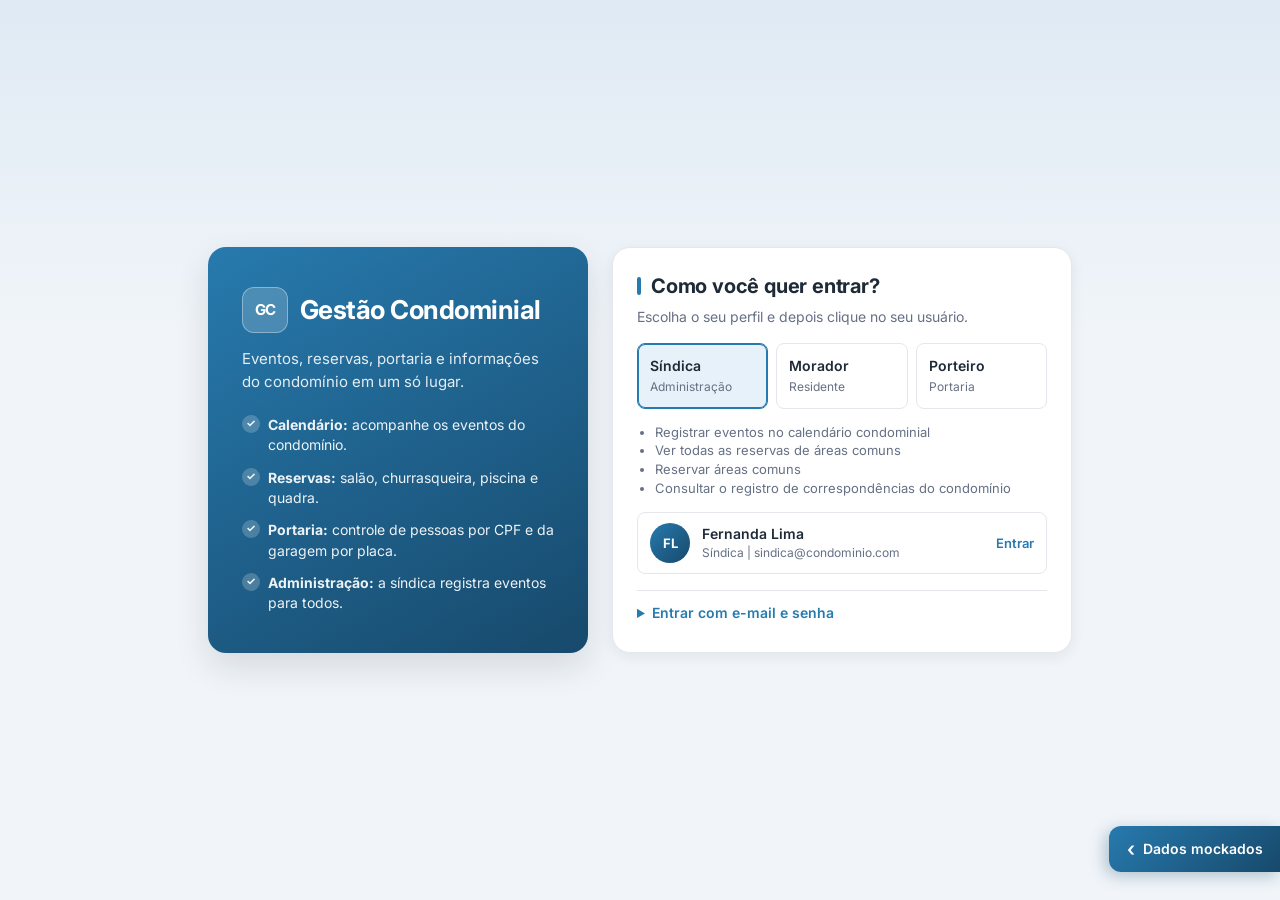
<file: index.html>
<!DOCTYPE html>
<!--
    index.html
    Ponto de entrada do sistema e página inicial após o login (fora do
    calendário). Se ninguém estiver logado, redireciona para pages/login.html.
    Reúne as informações principais do usuário: saudação, atalhos, próximos
    eventos do condomínio, reservas e dados/permissões do perfil. O conteúdo
    muda conforme o perfil (Síndica ou Morador) e é montado por Inicio.js.
    Os dados mockados ficam no menu lateral da direita (DadosTeste.js).

    data-raiz="" no <body>: esta página está na raiz do projeto
    (usado por caminho() em Comum.js para montar os links).
-->
<html lang="pt-BR">
<head>
    <meta charset="UTF-8">
    <meta name="viewport" content="width=device-width, initial-scale=1.0">
    <title>Início | Gestão Condominial</title>
    <!-- Estilos compartilhados das telas do sistema -->
    <link rel="stylesheet" href="css/Sistema.css" />
</head>
<body data-raiz="">
    <!-- Cabeçalho com menu e usuário logado, montado por renderizarTopo() em Comum.js -->
    <header id="topo" class="topo"></header>

    <main class="pagina">
        <div class="inicio">

            <!-- Saudação, data de hoje e atalhos para as ações do perfil -->
            <section class="painel boas-vindas">
                <div>
                    <h1 id="saudacao" class="boas-vindas-titulo">Olá!</h1>
                    <p id="data-hoje" class="boas-vindas-data"></p>
                </div>
                <div id="acoes-rapidas" class="acoes-rapidas"></div>
            </section>

            <!-- Grade com os painéis de informação -->
            <div class="inicio-grade">

                <!-- Próximos eventos do condomínio (os mesmos do calendário) -->
                <section class="painel">
                    <div class="painel-cabecalho">
                        <h2 class="painel-titulo">Próximos eventos</h2>
                        <a class="painel-link" href="pages/calendario-condominial.html">Ver calendário</a>
                    </div>
                    <ul id="proximos-eventos" class="lista-eventos"></ul>
                </section>

                <!-- Reservas: as do morador, ou todas no caso da síndica -->
                <section class="painel">
                    <div class="painel-cabecalho">
                        <h2 id="titulo-reservas" class="painel-titulo">Minhas reservas</h2>
                        <a id="link-nova-reserva" class="painel-link" href="pages/reservas.html">Nova reserva</a>
                    </div>
                    <ul id="lista-reservas-inicio" class="lista-eventos"></ul>
                </section>

                <!-- Dados do usuário e permissões do perfil -->
                <section class="painel">
                    <h2 class="painel-titulo">Seu perfil</h2>
                    <dl id="dados-perfil" class="dados-perfil"></dl>
                    <h3 class="subtitulo">O que você pode fazer</h3>
                    <ul id="permissoes" class="lista-permissoes"></ul>
                </section>
            </div>
        </div>
    </main>

    <!-- Ordem importa: dados mockados -> funções comuns -> lógica da tela -->
    <script src="js/DadosMock.js"></script>
    <script src="js/Comum.js"></script>
    <script src="js/Inicio.js"></script>
    <script src="js/DadosTeste.js"></script>
</body>
</html>
</file>
<file: css/Sistema.css>
/*
 * Sistema.css
 * ------------------------------------------------------------------
 * Estilos compartilhados das telas do sistema. Visual limpo e organizado,
 * com o azul do calendário como cor principal: cabeçalho com selo, faixa de
 * boas-vindas em degradê, cartões com sombra suave e títulos com destaque,
 * resultados da portaria bem visíveis e menu lateral de dados em azul.
 *
 * Organização:
 *   1. Fonte e variáveis
 *   2. Base
 *   3. Cabeçalho
 *   4. Layout e painéis
 *   5. Formulários
 *   6. Botões
 *   7. Mensagens
 *   8. Reservas
 *   9. Login
 *  10. Página inicial
 *  11. Portaria
 *  12. Registro de correspondências
 *  13. Menu lateral "Dados mockados"
 *  14. Telas pequenas
 */

/* ---------- 1. Fonte e variáveis ---------- */

/* Fonte Inter (Google Fonts). Sem internet, o navegador usa as
   fontes de sistema definidas no body. */
@import url("https://fonts.googleapis.com/css2?family=Inter:wght@400;500;600;700&display=swap");

:root {
    --primary-color: #277aae;       /* azul principal (mesmo do calendário) */
    --primary-hover: #1f6390;
    --primary-dark: #17496b;        /* azul escuro (degradês) */
    --primary-soft: #e6f1f9;        /* fundo de destaque claro */

    --background-color: #f1f5f9;
    --card-background: #ffffff;
    --text-color: #1f2a37;
    --muted-color: #667085;
    --border-color: #e4e7ec;

    --success-bg: #ecf8f0;
    --success-text: #1e6b34;
    --success-border: #3aa561;
    --error-bg: #fdf0ef;
    --error-text: #a12622;
    --error-border: #d9534f;

    --radius-sm: 8px;
    --radius-md: 14px;
    --radius-lg: 18px;
    --shadow-sm: 0 1px 2px rgba(16, 24, 40, 0.06);
    --shadow-md: 0 4px 14px rgba(16, 24, 40, 0.07);
    --shadow-lg: 0 14px 34px rgba(16, 24, 40, 0.12);
    --transicao: 0.15s ease;
}

/* ---------- 2. Base ---------- */

/* Sobrescreve o body do Calendario.css (que centraliza tudo em linha). */
body {
    font-family: "Inter", -apple-system, BlinkMacSystemFont, "Segoe UI", Roboto, Helvetica, Arial, sans-serif;
    background: linear-gradient(180deg, #dfeaf4 0, var(--background-color) 340px);
    background-color: var(--background-color);
    color: var(--text-color);
    margin: 0;
    padding: 0;
    display: block;
    min-height: 100vh;
    line-height: 1.45;
    -webkit-font-smoothing: antialiased;
}

/* Esconde elementos. O !important garante que funcione mesmo em
   elementos que definem "display" em outra classe. */
.hidden {
    display: none !important;
}

/* Contorno visível ao navegar pelo teclado (Tab) */
a:focus-visible,
button:focus-visible,
summary:focus-visible {
    outline: 2px solid var(--primary-color);
    outline-offset: 2px;
}

/* ---------- 3. Cabeçalho ---------- */

.topo {
    position: sticky;
    top: 0;
    z-index: 10;
    background: rgba(255, 255, 255, 0.95);
    backdrop-filter: blur(8px);
    border-bottom: 1px solid var(--border-color);
    box-shadow: var(--shadow-sm);
    padding: 10px 28px;
    display: flex;
    flex-wrap: wrap;
    align-items: center;
    justify-content: space-between;
    gap: 10px 24px;
}

/* Nome do sistema com o selo "GC" (Gestão Condominial) */
.topo-marca {
    display: flex;
    align-items: center;
    gap: 10px;
    font-weight: 700;
    font-size: 17px;
    color: var(--text-color);
    letter-spacing: -0.01em;
}

.topo-marca::before {
    content: "GC";
    width: 36px;
    height: 36px;
    border-radius: 10px;
    background: linear-gradient(135deg, var(--primary-color), var(--primary-dark));
    color: #ffffff;
    font-size: 13px;
    font-weight: 700;
    display: flex;
    align-items: center;
    justify-content: center;
    box-shadow: 0 2px 6px rgba(23, 73, 107, 0.3);
}

/* Menu em pílulas; a página atual fica azul e preenchida */
.topo-nav {
    display: flex;
    gap: 4px;
    padding: 4px;
    background: var(--background-color);
    border-radius: 999px;
}

.topo-link {
    color: var(--muted-color);
    text-decoration: none;
    font-size: 14px;
    font-weight: 600;
    padding: 7px 18px;
    border-radius: 999px;
    transition: background var(--transicao), color var(--transicao);
}

.topo-link:hover {
    color: var(--text-color);
    background: #ffffff;
}

.topo-link.ativo {
    background: var(--primary-color);
    color: #ffffff;
    box-shadow: 0 2px 6px rgba(39, 122, 174, 0.35);
}

.topo-usuario {
    display: flex;
    align-items: center;
    gap: 10px;
    font-size: 14px;
    font-weight: 500;
}

.perfil-badge {
    font-size: 12px;
    font-weight: 600;
    padding: 3px 10px;
    border-radius: 999px;
    background: var(--primary-soft);
    color: var(--primary-color);
}

/* ---------- 4. Layout e painéis ---------- */

.pagina {
    padding: 28px 16px 64px;
}

/* Coluna central (portaria) */
.coluna {
    max-width: 680px;
    margin: 0 auto;
}

.pagina-titulo {
    font-size: 26px;
    font-weight: 700;
    letter-spacing: -0.02em;
    margin: 0 0 4px 0;
}

.pagina-subtitulo {
    font-size: 14px;
    color: var(--muted-color);
    margin: 0 0 20px 0;
}

/* Painéis lado a lado; em telas estreitas, um embaixo do outro */
.layout {
    display: flex;
    flex-wrap: wrap;
    justify-content: center;
    align-items: flex-start;
    gap: 20px;
}

.layout > .container,
.layout > .painel {
    flex: 1 1 340px;
    max-width: 420px;
}

/* Cartão do calendário com a mesma aparência dos painéis */
.layout > .container {
    border: 1px solid var(--border-color);
    box-shadow: var(--shadow-md);
    border-radius: var(--radius-lg);
}

.painel {
    background: var(--card-background);
    border: 1px solid var(--border-color);
    border-radius: var(--radius-lg);
    padding: 24px;
    box-shadow: var(--shadow-md);
}

.coluna .painel,
.coluna .recolhivel {
    margin-bottom: 16px;
}

/* Título com uma barrinha azul à esquerda, para separar bem as seções */
.painel-titulo {
    display: flex;
    align-items: center;
    gap: 10px;
    font-size: 17px;
    font-weight: 700;
    letter-spacing: -0.01em;
    margin: 0 0 6px 0;
}

.painel-titulo::before {
    content: "";
    width: 4px;
    height: 18px;
    border-radius: 2px;
    background: var(--primary-color);
}

.painel-texto {
    font-size: 14px;
    color: var(--muted-color);
    margin: 0 0 16px 0;
}

/* ---------- 5. Formulários ---------- */

.formulario {
    display: flex;
    flex-direction: column;
    gap: 14px;
}

.campo {
    display: flex;
    flex-direction: column;
    gap: 6px;
    font-size: 13px;
    font-weight: 600;
    color: var(--text-color);
    border: none;
    padding: 0;
    margin: 0;
    min-width: 0;
}

.campo legend {
    padding: 0;
    margin-bottom: 8px;
}

.campo input,
.campo select {
    font: inherit;
    font-size: 14px;
    font-weight: 400;
    color: inherit;
    background: #ffffff;
    padding: 11px 14px;
    border: 1px solid #cfd8e3;
    border-radius: var(--radius-sm);
    transition: border-color var(--transicao), box-shadow var(--transicao);
}

.campo input:focus,
.campo select:focus {
    outline: none;
    border-color: var(--primary-color);
    box-shadow: 0 0 0 3px rgba(39, 122, 174, 0.2);
}

.campo-linha {
    display: grid;
    grid-template-columns: 1fr 1fr;
    gap: 12px;
}

.campo-ajuda {
    font-size: 12px;
    font-weight: 400;
    color: var(--muted-color);
    margin: 0;
}

.form-acoes {
    display: flex;
    justify-content: flex-end;
    gap: 10px;
    margin-top: 4px;
}

/* ---------- 6. Botões ---------- */

.btn {
    font: inherit;
    font-size: 14px;
    font-weight: 600;
    padding: 11px 20px;
    border-radius: var(--radius-sm);
    border: 1px solid transparent;
    cursor: pointer;
    transition: background var(--transicao), border-color var(--transicao),
                box-shadow var(--transicao), transform var(--transicao);
}

.btn:active {
    transform: translateY(1px);
}

.btn-primario {
    background: var(--primary-color);
    color: #ffffff;
    box-shadow: 0 2px 6px rgba(39, 122, 174, 0.3);
}

.btn-primario:hover {
    background: var(--primary-hover);
    box-shadow: 0 4px 12px rgba(39, 122, 174, 0.35);
}

.btn-secundario {
    background: #ffffff;
    color: var(--text-color);
    border-color: #cfd8e3;
}

.btn-secundario:hover {
    background: var(--background-color);
    border-color: #aebccb;
}

.btn-bloco {
    width: 100%;
}

.btn-pequeno {
    padding: 5px 12px;
    font-size: 13px;
}

a.btn {
    display: inline-block;
    text-decoration: none;
}

/* ---------- 7. Mensagens ---------- */

.mensagem {
    font-size: 14px;
    font-weight: 500;
    padding: 10px 14px;
    border-radius: var(--radius-sm);
    border-left: 4px solid transparent;
    margin-bottom: 16px;
}

.mensagem-sucesso {
    background: var(--success-bg);
    color: var(--success-text);
    border-left-color: var(--success-border);
}

.mensagem-erro {
    background: var(--error-bg);
    color: var(--error-text);
    border-left-color: var(--error-border);
}

.lista-vazia {
    font-size: 14px;
    font-weight: 400;
    color: #98a2b3;
    margin: 0;
}

/* ---------- 8. Reservas ---------- */

.lista-horarios {
    display: grid;
    grid-template-columns: repeat(auto-fill, minmax(130px, 1fr));
    gap: 8px;
}

.lista-horarios .lista-vazia {
    grid-column: 1 / -1;
}

.horario {
    font: inherit;
    color: inherit;
    text-align: left;
    display: flex;
    flex-direction: column;
    gap: 2px;
    padding: 10px 12px;
    background: #ffffff;
    border: 1px solid var(--border-color);
    border-radius: var(--radius-sm);
    cursor: pointer;
    transition: border-color var(--transicao), background var(--transicao);
}

.horario:hover {
    border-color: var(--primary-color);
}

.horario-hora {
    font-size: 14px;
    font-weight: 600;
}

/* Pontinho colorido: verde "Disponível", vermelho "Ocupado" */
.horario-status {
    display: flex;
    align-items: center;
    gap: 6px;
    font-size: 12px;
    color: var(--success-text);
}

.horario-status::before {
    content: "";
    width: 7px;
    height: 7px;
    border-radius: 50%;
    background: currentColor;
}

.horario.ocupado {
    background: var(--background-color);
}

.horario.ocupado .horario-status {
    color: var(--error-text);
}

.horario.selecionado {
    background: var(--primary-soft);
    border-color: var(--primary-color);
}

.lista-reservas {
    list-style: none;
    padding: 0;
    margin: 0;
    display: flex;
    flex-direction: column;
    gap: 8px;
}

.reserva-item {
    background: #f8fafc;
    border: 1px solid var(--border-color);
    border-left: 4px solid var(--primary-color);
    border-radius: var(--radius-sm);
    padding: 12px 14px;
}

.reserva-area {
    font-weight: 600;
    margin: 0 0 2px 0;
}

.reserva-detalhe {
    font-size: 13px;
    color: var(--muted-color);
    margin: 0;
}

/* ---------- 9. Login ---------- */

/* Tela dividida: apresentação em azul à esquerda e acesso à direita.
   Em telas estreitas, as partes ficam uma embaixo da outra. */
.login {
    min-height: 100vh;
    box-sizing: border-box;
    display: flex;
    flex-wrap: wrap;
    align-items: stretch;
    justify-content: center;
    align-content: center;
    gap: 24px;
    padding: 40px 16px;
}

.login-apresentacao {
    flex: 1 1 300px;
    max-width: 380px;
    box-sizing: border-box;
    padding: 40px 34px;
    border-radius: var(--radius-lg);
    background: linear-gradient(150deg, var(--primary-color) 0%, var(--primary-dark) 100%);
    color: #ffffff;
    box-shadow: var(--shadow-lg);
    display: flex;
    flex-direction: column;
    justify-content: center;
}

.login-marca {
    display: flex;
    align-items: center;
    gap: 12px;
    font-size: 26px;
    font-weight: 700;
    letter-spacing: -0.02em;
    margin: 0 0 14px 0;
}

.login-apresentacao .login-marca::before {
    content: "GC";
    width: 44px;
    height: 44px;
    border-radius: 12px;
    background: rgba(255, 255, 255, 0.18);
    border: 1px solid rgba(255, 255, 255, 0.35);
    font-size: 15px;
    display: flex;
    align-items: center;
    justify-content: center;
}

.login-texto {
    font-size: 15px;
    line-height: 1.55;
    margin: 0 0 22px 0;
    color: rgba(255, 255, 255, 0.88);
}

.login-recursos {
    list-style: none;
    margin: 0;
    padding: 0;
    display: flex;
    flex-direction: column;
    gap: 12px;
    font-size: 14px;
    color: rgba(255, 255, 255, 0.92);
}

.login-recursos li {
    padding-left: 26px;
    position: relative;
}

.login-recursos li::before {
    content: "✓";
    position: absolute;
    left: 0;
    top: 0;
    width: 18px;
    height: 18px;
    border-radius: 50%;
    background: rgba(255, 255, 255, 0.2);
    font-size: 11px;
    font-weight: 700;
    display: flex;
    align-items: center;
    justify-content: center;
}

.login-acesso {
    flex: 1 1 400px;
    max-width: 460px;
    box-sizing: border-box;
}

.login-acesso h2.painel-titulo {
    font-size: 20px;
}

.perfis {
    display: grid;
    grid-template-columns: repeat(3, 1fr);
    gap: 8px;
    margin-bottom: 14px;
}

.perfil-opcao {
    font: inherit;
    text-align: left;
    color: var(--text-color);
    background: #ffffff;
    border: 1px solid var(--border-color);
    border-radius: var(--radius-sm);
    padding: 12px;
    cursor: pointer;
    display: flex;
    flex-direction: column;
    gap: 2px;
    transition: border-color var(--transicao), background var(--transicao);
}

.perfil-opcao:hover {
    border-color: #b8c2cf;
}

.perfil-opcao[aria-pressed="true"] {
    border-color: var(--primary-color);
    background: var(--primary-soft);
    box-shadow: inset 0 0 0 1px var(--primary-color);
}

.perfil-nome {
    font-size: 14px;
    font-weight: 600;
}

.perfil-resumo {
    font-size: 12px;
    color: var(--muted-color);
}

.perfil-permissoes {
    margin: 0 0 14px 0;
    padding-left: 18px;
    font-size: 13px;
    color: var(--muted-color);
}

.usuarios-lista {
    display: flex;
    flex-direction: column;
    gap: 8px;
}

.usuario-card {
    font: inherit;
    text-align: left;
    color: inherit;
    display: flex;
    align-items: center;
    gap: 12px;
    padding: 10px 12px;
    background: #ffffff;
    border: 1px solid var(--border-color);
    border-radius: var(--radius-sm);
    cursor: pointer;
    transition: border-color var(--transicao);
}

.usuario-card:hover {
    border-color: var(--primary-color);
    box-shadow: var(--shadow-md);
}

.avatar {
    flex: 0 0 auto;
    width: 40px;
    height: 40px;
    border-radius: 50%;
    background: linear-gradient(135deg, var(--primary-color), var(--primary-dark));
    color: #ffffff;
    font-size: 13px;
    font-weight: 700;
    display: flex;
    align-items: center;
    justify-content: center;
}

.usuario-info {
    flex: 1;
    min-width: 0;
    display: flex;
    flex-direction: column;
}

.usuario-nome {
    font-size: 14px;
    font-weight: 600;
}

.usuario-detalhe {
    font-size: 12px;
    color: var(--muted-color);
    overflow: hidden;
    text-overflow: ellipsis;
    white-space: nowrap;
}

.usuario-entrar {
    font-size: 13px;
    font-weight: 600;
    color: var(--primary-color);
}

.login-manual {
    margin-top: 16px;
    border-top: 1px solid var(--border-color);
    padding-top: 12px;
}

.login-manual summary,
.recolhivel summary,
.dados-secao summary {
    cursor: pointer;
    font-size: 14px;
    font-weight: 600;
    color: var(--primary-color);
}

.login-manual .formulario {
    margin-top: 14px;
}

/* ---------- 10. Página inicial ---------- */

.inicio {
    max-width: 1000px;
    margin: 0 auto;
    display: flex;
    flex-direction: column;
    gap: 20px;
}

/* Faixa de boas-vindas em degradê azul */
.painel.boas-vindas {
    display: flex;
    flex-wrap: wrap;
    align-items: center;
    justify-content: space-between;
    gap: 16px;
    padding: 28px 30px;
    background: linear-gradient(120deg, var(--primary-color) 0%, var(--primary-dark) 100%);
    border: none;
    color: #ffffff;
    box-shadow: var(--shadow-lg);
}

.boas-vindas-titulo {
    font-size: 26px;
    font-weight: 700;
    letter-spacing: -0.02em;
    margin: 0;
}

.boas-vindas-data {
    font-size: 14px;
    color: rgba(255, 255, 255, 0.85);
    margin: 4px 0 0 0;
}

/* Botões sobre o fundo azul */
.boas-vindas .btn-primario {
    background: #ffffff;
    color: var(--primary-color);
    box-shadow: 0 2px 8px rgba(0, 0, 0, 0.18);
}

.boas-vindas .btn-primario:hover {
    background: var(--primary-soft);
}

.boas-vindas .btn-secundario {
    background: rgba(255, 255, 255, 0.12);
    border-color: rgba(255, 255, 255, 0.55);
    color: #ffffff;
}

.boas-vindas .btn-secundario:hover {
    background: rgba(255, 255, 255, 0.22);
}

.acoes-rapidas {
    display: flex;
    flex-wrap: wrap;
    gap: 8px;
}

.inicio-grade {
    display: grid;
    grid-template-columns: repeat(auto-fit, minmax(280px, 1fr));
    gap: 20px;
    align-items: start;
}

.painel-cabecalho {
    display: flex;
    align-items: center;
    justify-content: space-between;
    gap: 12px;
    margin-bottom: 14px;
}

.painel-cabecalho .painel-titulo {
    margin: 0;
}

.painel-link {
    font-size: 13px;
    font-weight: 600;
    color: var(--primary-color);
    text-decoration: none;
    padding: 5px 12px;
    border-radius: 999px;
    background: var(--primary-soft);
    white-space: nowrap;
}

.painel-link:hover {
    background: #d5e7f4;
}

.lista-eventos {
    list-style: none;
    margin: 0;
    padding: 0;
    display: flex;
    flex-direction: column;
    gap: 10px;
}

.evento-item {
    display: flex;
    align-items: center;
    gap: 14px;
    padding: 10px 12px;
    background: #f8fafc;
    border: 1px solid var(--border-color);
    border-radius: 12px;
}

.data-badge {
    flex: 0 0 auto;
    width: 50px;
    padding: 6px 0;
    border-radius: 10px;
    background: var(--primary-soft);
    color: var(--primary-color);
    text-align: center;
    display: flex;
    flex-direction: column;
    line-height: 1.1;
}

.data-badge-dia {
    font-size: 17px;
    font-weight: 700;
}

.data-badge-mes {
    font-size: 11px;
    font-weight: 600;
    text-transform: uppercase;
}

.evento-info {
    min-width: 0;
}

.evento-nome {
    font-size: 14px;
    font-weight: 600;
    margin: 0;
}

.evento-detalhe {
    font-size: 13px;
    color: var(--muted-color);
    margin: 0;
}

/* Pares "rótulo / valor" (perfil, resultado da portaria) */
.dados-perfil {
    display: grid;
    grid-template-columns: auto 1fr;
    gap: 6px 16px;
    margin: 12px 0 0 0;
    font-size: 14px;
}

.dados-perfil dt {
    color: var(--muted-color);
    font-weight: 500;
}

.dados-perfil dd {
    margin: 0;
    font-weight: 500;
}

.subtitulo {
    font-size: 14px;
    font-weight: 600;
    margin: 18px 0 8px 0;
}

.lista-permissoes {
    margin: 0;
    padding-left: 18px;
    font-size: 13px;
    color: var(--muted-color);
    display: flex;
    flex-direction: column;
    gap: 4px;
}

/* ---------- 11. Portaria ---------- */

/* Abas Pessoas | Garagem: dois botões grandes lado a lado */
.abas {
    display: grid;
    grid-template-columns: 1fr 1fr;
    gap: 8px;
    padding: 6px;
    margin-bottom: 20px;
    background: #ffffff;
    border: 1px solid var(--border-color);
    border-radius: var(--radius-md);
    box-shadow: var(--shadow-sm);
}

.aba {
    font: inherit;
    font-size: 15px;
    font-weight: 600;
    color: var(--muted-color);
    background: transparent;
    border: none;
    border-radius: 10px;
    padding: 12px 16px;
    cursor: pointer;
    transition: background var(--transicao), color var(--transicao);
}

.aba:hover {
    background: var(--background-color);
    color: var(--text-color);
}

.aba[aria-selected="true"] {
    background: var(--primary-color);
    color: #ffffff;
    box-shadow: 0 2px 8px rgba(39, 122, 174, 0.35);
}

.item-encontrado-foto {
    display: block;
    max-width: 100%;
    max-height: 280px;
    margin: 12px 0;
    object-fit: contain;
    border-radius: var(--radius-md);
}

.lista-itens-vazia {
    display: flex;
    min-height: 55vh;
    align-items: center;
    justify-content: center;
    text-align: center;
    font-size: 18px;
    color: var(--muted-color);
}

/* Campo + botão na mesma linha; o campo principal é grande e legível */
.form-consulta {
    display: flex;
    align-items: flex-end;
    gap: 12px;
}

.form-consulta .campo {
    flex: 1;
}

.form-consulta input {
    font-size: 20px;
    font-weight: 600;
    letter-spacing: 0.04em;
    padding: 13px 16px;
}

.form-consulta .btn {
    padding: 15px 28px;
    font-size: 15px;
}

/* Bloco "Adicionar ..." que abre e fecha */
.recolhivel {
    background: var(--card-background);
    border: 1px solid var(--border-color);
    border-radius: var(--radius-lg);
    padding: 6px 24px;
    box-shadow: var(--shadow-md);
}

.recolhivel summary {
    padding: 14px 0;
    font-size: 15px;
}

.recolhivel[open] {
    padding-bottom: 24px;
}

.recolhivel[open] summary {
    margin-bottom: 8px;
    border-bottom: 1px solid var(--border-color);
}

.recolhivel .formulario {
    margin-top: 16px;
}

/* Resultado da consulta: bem grande, com um ícone redondo */
.resultado {
    margin-top: 20px;
    padding: 20px 22px;
    border-radius: var(--radius-md);
    border: 1px solid transparent;
}

.resultado-ok {
    background: var(--success-bg);
    border-color: #b7e2c4;
}

.resultado-negado,
.resultado-erro {
    background: var(--error-bg);
    border-color: #f1c3c0;
}

.resultado-titulo {
    display: flex;
    align-items: center;
    gap: 12px;
    font-size: 22px;
    font-weight: 700;
    letter-spacing: -0.01em;
    margin: 0;
}

.resultado-titulo::before {
    flex: 0 0 auto;
    width: 36px;
    height: 36px;
    border-radius: 50%;
    color: #ffffff;
    font-size: 18px;
    font-weight: 700;
    display: flex;
    align-items: center;
    justify-content: center;
}

.resultado-ok .resultado-titulo {
    color: var(--success-text);
}

.resultado-ok .resultado-titulo::before {
    content: "✓";
    background: var(--success-border);
}

.resultado-negado .resultado-titulo,
.resultado-erro .resultado-titulo {
    color: var(--error-text);
}

.resultado-negado .resultado-titulo::before {
    content: "✕";
    background: var(--error-border);
}

.resultado-erro .resultado-titulo::before {
    content: "!";
    background: var(--error-border);
}

.resultado-texto {
    font-size: 14px;
    margin: 8px 0 0 48px;
}

.resultado .dados-perfil {
    margin: 14px 0 0 48px;
    font-size: 15px;
}

.lista-registros {
    list-style: none;
    margin: 14px 0 0 0;
    padding: 0;
    display: flex;
    flex-direction: column;
    gap: 8px;
}

.registro {
    display: flex;
    align-items: center;
    justify-content: space-between;
    gap: 12px;
    padding: 10px 14px;
    background: #f8fafc;
    border: 1px solid var(--border-color);
    border-radius: 10px;
}

.registro-nome {
    font-size: 14px;
    font-weight: 600;
    margin: 0;
}

.registro-detalhe {
    font-size: 12px;
    color: var(--muted-color);
    margin: 0;
}

.tag {
    flex: 0 0 auto;
    font-size: 12px;
    font-weight: 700;
    padding: 4px 12px;
    border-radius: 999px;
}

.tag-ok {
    background: #d4f0dd;
    color: var(--success-text);
}

.tag-negado {
    background: #fbd9d7;
    color: var(--error-text);
}

/* ---------- 12. Registro de correspondências ---------- */

/* O histórico é uma tabela larga: esta coluna é mais espaçosa que a da portaria */
.coluna-larga {
    max-width: 1000px;
}

/* Três contadores lado a lado: registros, pendentes e entregues */
.resumo-correspondencias {
    display: grid;
    grid-template-columns: repeat(3, 1fr);
    gap: 12px;
    margin-bottom: 16px;
}

.resumo-item {
    display: flex;
    flex-direction: column;
    gap: 2px;
    padding: 16px 18px;
    background: var(--card-background);
    border: 1px solid var(--border-color);
    border-left: 4px solid var(--primary-color);
    border-radius: var(--radius-md);
    box-shadow: var(--shadow-sm);
}

.resumo-pendente {
    border-left-color: var(--error-border);
}

.resumo-entregue {
    border-left-color: var(--success-border);
}

.resumo-valor {
    font-size: 24px;
    font-weight: 700;
    letter-spacing: -0.02em;
}

.resumo-rotulo {
    font-size: 12px;
    font-weight: 600;
    text-transform: uppercase;
    letter-spacing: 0.04em;
    color: var(--muted-color);
}

/* Filtros em linha; o botão "Limpar" acompanha a base dos campos */
.filtros {
    display: grid;
    grid-template-columns: 2fr 1fr 1fr auto;
    align-items: end;
    gap: 12px;
}

/* Tabela do histórico: linhas mais altas e texto que pode quebrar */
.tabela-correspondencias {
    font-size: 13px;
}

.tabela-correspondencias th,
.tabela-correspondencias td {
    padding: 10px 12px;
    white-space: normal;
    vertical-align: top;
}

.tabela-legenda {
    caption-side: bottom;
    text-align: left;
    padding-top: 10px;
    font-size: 12px;
    color: var(--muted-color);
}

.celula-principal {
    font-weight: 600;
}

.celula-secundaria {
    font-size: 12px;
    color: var(--muted-color);
}

/* Célula com duas linhas: quem retirou e quando */
.celula-dupla .celula-principal,
.celula-dupla .celula-secundaria {
    display: block;
}

.tag-pendente {
    background: #fff4e0;
    color: #8a5a00;
}

/* ---------- 13. Menu lateral "Dados mockados" ---------- */

/* Painel fixo na direita; começa escondido fora da tela.
   O botão (.dados-alca) fica preso à borda esquerda do painel,
   então aparece na lateral da tela mesmo com o painel fechado. */
.dados-lateral {
    position: fixed;
    top: 0;
    right: 0;
    bottom: 0;
    z-index: 20;
    width: min(560px, 92vw);
    background: var(--card-background);
    border-left: 1px solid var(--border-color);
    transform: translateX(100%);
    transition: transform 0.25s ease;
}

.dados-lateral.aberto {
    transform: translateX(0);
    box-shadow: -12px 0 40px rgba(16, 24, 40, 0.18);
}

.dados-alca {
    position: absolute;
    right: 100%;
    bottom: 28px;
    display: flex;
    align-items: center;
    gap: 8px;
    white-space: nowrap;
    font: inherit;
    font-size: 14px;
    font-weight: 600;
    color: #ffffff;
    background: linear-gradient(135deg, var(--primary-color), var(--primary-dark));
    border: none;
    border-radius: 12px 0 0 12px;
    padding: 13px 18px;
    cursor: pointer;
    box-shadow: -4px 4px 16px rgba(23, 73, 107, 0.3);
    transition: padding var(--transicao);
}

.dados-alca:hover {
    padding-right: 24px;
}

.dados-alca-seta {
    font-size: 20px;
    line-height: 1;
}

/* Conteúdo com rolagem própria. Fechado, fica invisível
   (assim o Tab do teclado não entra nele). */
.dados-lateral-conteudo {
    height: 100%;
    box-sizing: border-box;
    overflow-y: auto;
    padding: 20px;
    visibility: hidden;
    transition: visibility 0.25s;
}

.dados-lateral.aberto .dados-lateral-conteudo {
    visibility: visible;
}

.dados-lateral-titulo {
    font-size: 20px;
    font-weight: 700;
    letter-spacing: -0.01em;
    margin: 0 0 4px 0;
}

/* Cada seção do menu é um cartão recolhível */
.dados-secao {
    background: #f8fafc;
    border: 1px solid var(--border-color);
    border-radius: 12px;
    padding: 12px 16px;
    margin-bottom: 10px;
}

.dados-secao > :not(summary) {
    margin-top: 10px;
}

.dados-lateral .btn-bloco {
    margin-top: 16px;
}

.tabela-rolagem {
    overflow-x: auto;
}

.tabela {
    width: 100%;
    border-collapse: collapse;
    font-size: 12px;
}

.tabela th,
.tabela td {
    text-align: left;
    padding: 8px 10px;
    border-bottom: 1px solid var(--border-color);
    white-space: nowrap;
}

.tabela th {
    font-weight: 600;
    color: var(--primary-dark);
    background: var(--primary-soft);
}

.tabela tbody tr:nth-child(even) td {
    background: #ffffff;
}

/* ---------- 14. Telas pequenas ---------- */

@media (max-width: 860px) {
    .filtros {
        grid-template-columns: 1fr 1fr;
    }

    .filtros .btn {
        grid-column: 1 / -1;
    }
}

@media (max-width: 640px) {
    .topo {
        padding: 10px 16px;
    }

    .painel.boas-vindas {
        padding: 22px 20px;
    }

    .topo-nav {
        order: 3;
        width: 100%;
        overflow-x: auto;
        padding-bottom: 0;
    }

    .topo-link {
        padding: 8px 12px;
    }

    .perfis {
        grid-template-columns: 1fr;
    }

    .resumo-correspondencias {
        grid-template-columns: 1fr;
    }

    .filtros {
        grid-template-columns: 1fr;
    }

    .form-consulta {
        flex-direction: column;
        align-items: stretch;
    }

    .campo-linha {
        grid-template-columns: 1fr;
    }
}

/* ---------- Calendário: dias com evento mais visíveis ---------- */

.day.marked {
    background: var(--primary-soft);
    color: var(--primary-dark);
    font-weight: 700;
}

.day:hover {
    background: #d5e7f4;
}

.day.selected {
    color: #ffffff;
}

/* ---------- Etiquetas de tipo de evento (calendário) ---------- */

/* Etiqueta pequena acima do título do evento, com uma cor por tipo */
.event-tag {
    display: inline-block;
    margin-bottom: 6px;
    padding: 2px 8px;
    border-radius: 999px;
    font-size: 11px;
    font-weight: 700;
    text-transform: uppercase;
    letter-spacing: 0.04em;
    background: var(--primary-soft);
    color: var(--primary-color);
}

.event-tag-aviso {
    background: #fff4e0;
    color: #8a5a00;
}

.event-tag-manutencao {
    background: #eef1f5;
    color: #4a5565;
}

.event-tag-assembleia {
    background: #f1ecfb;
    color: #5b3a9e;
}

.event-tag-reserva {
    background: #e9f7ee;
    color: #1e6b34;
}
</file>
<file: css/Calendario.css>
:root {
    --primary-color: #277aae;
    --background-color: #f5f7fa;
    --card-background: #ffffff;
    --text-color: #333333;
}

body {
    font-family: -apple-system, BlinkMacSystemFont, "Segoe UI", Roboto, Helvetica, Arial, sans-serif;
    background-color: var(--background-color);
    color: var(--text-color);
    margin: 0;
    padding: 20px;
    display: flex;
    justify-content: center;
}

.container {
    width: 100%;
    max-width: 400px;
    background: var(--card-background);
    border-radius: 12px;
    padding: 20px;
    box-shadow: 0 4px 15px rgba(0,0,0,0.05);
}

.header-title {
    font-size: 24px;
    font-weight: bold;
    margin-top: 0;
    margin-bottom: 20px;
}

.calendar-navigation {
    display: flex;
    justify-content: space-between;
    align-items: center;
    margin-bottom: 15px;
    font-weight: bold;
}

.arrow-btn {
    background: none;
    border: none;
    font-size: 18px;
    color: var(--primary-color);
    cursor: pointer;
    padding: 5px 10px;
}

.calendar-grid {
    display: grid;
    grid-template-columns: repeat(7, 1fr);
    gap: 5px;
    text-align: center;
}

.day-name {
    font-size: 12px;
    color: #060505;
    font-weight: 600;
    padding-bottom: 5px;
}

.days-container {
    display: contents;
    color: #060505;
}

.day {
    padding: 10px 0;
    font-size: 14px;
    cursor: pointer;
    border-radius: 50%;
    position: relative;
    aspect-ratio: 1;
    display: flex;
    align-items: center;
    justify-content: center;
}

.day:hover {
    background-color: #9fa2a9b0;
}

.day.marked::after {
    content: '';
    position: absolute;
    bottom: 3px;
    width: 5px;
    height: 5px;
    background-color: var(--primary-color);
    border-radius: 50%;
}

.day.selected {
    background-color: var(--primary-color) !important;
    color: white;
    bottom: 5px;
    border-radius: 100px; 
}

.day.selected::after {
    background-color: white;
}

.day.empty {
    cursor: default;
    background: none !important;
}

.list-container {
    margin-top: 25px;
    border-top: 1px solid #eee;
    padding-top: 15px;
}

.hidden {
    display: none;
}

.calendar-description {
    font-size: 16px;
    font-weight: 600;
    margin-bottom: 15px;
}

.card {
    background: #fafafa;
    border-left: 4px solid var(--primary-color);
    padding: 12px;
    border-radius: 4px;
    margin-bottom: 10px;
}

.event-title {
    font-weight: bold;
    margin: 0 0 5px 0;
}

.event-time {
    font-size: 13px;
    color: #666;
    margin: 2px 0;
}

.event-place {
    font-size: 13px;
    color: #666;
    margin: 2px 0;
}

.no-event {
    color: #888;
    font-style: italic;
    font-size: 14px;
}
</file>
